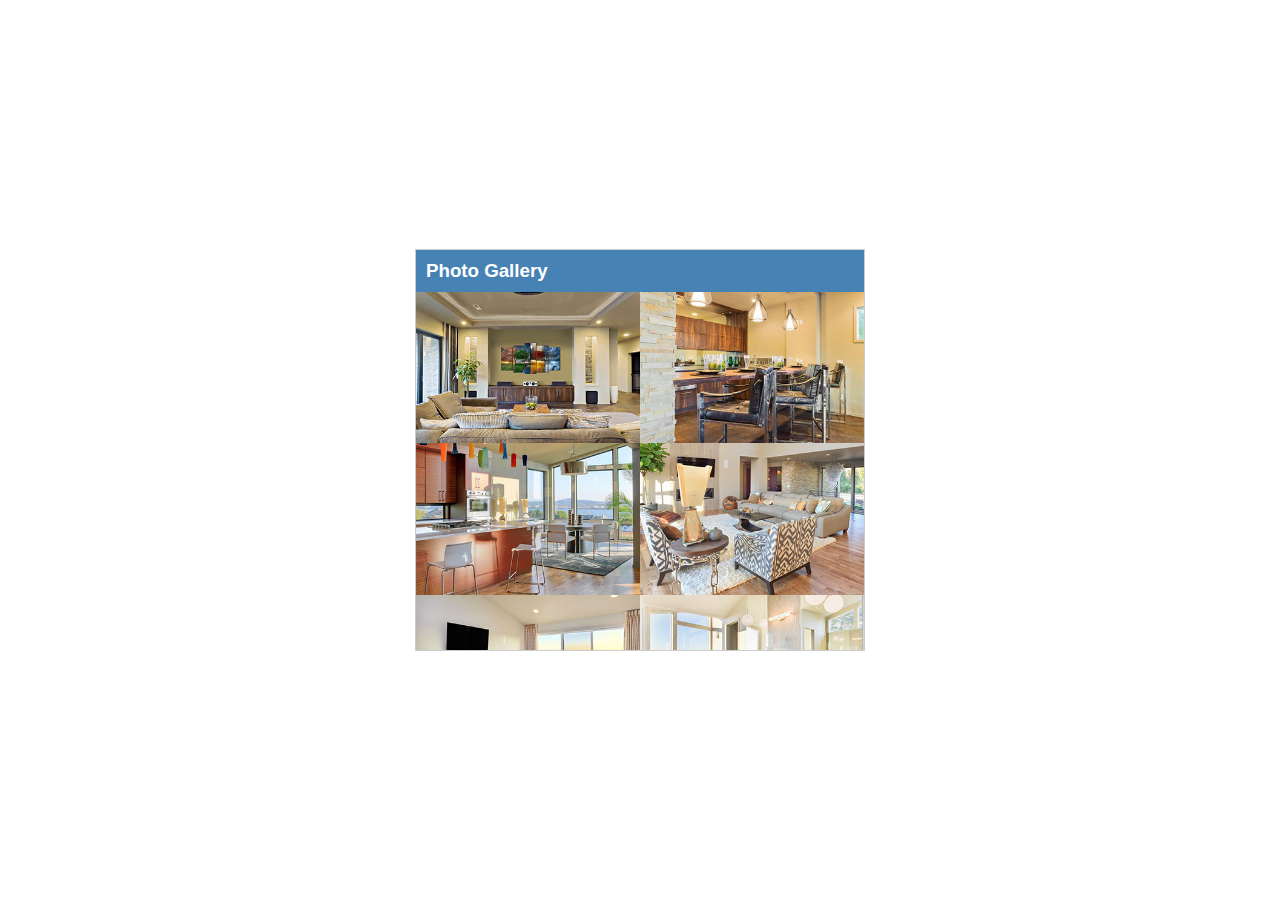
<file: l16lightboxslider/index.html>
<!DOCTYPE html>
<html>
<head>
	<title>Light Box Slider</title>
	<link href="./style.css" rel="stylesheet" type="text/css" />
</head>
<body>
	
	<div class="container">
		
		<div class="navbar">
			<h3>Photo Gallery</h3>
		</div>


		<div class="row">
			<img src="./img/image1.jpg" class="img" alt="Image 1" />
			<img src="./img/image2.jpg" class="img" alt="Image 2" />
			<img src="./img/image3.jpg" class="img" alt="Image 3" />
			<img src="./img/image4.jpg" class="img" alt="Image 4" />
			<img src="./img/image5.jpg" class="img" alt="Image 5" />
			<img src="./img/image6.jpg" class="img" alt="Image 6" />
		</div>

		<!-- Start Modal Area -->

		<div class="modal">
			
			<span class="btn-close">&times;</span>

			<div class="modal-content">
				<div class="view">
					<img src="./img/image1.jpg" alt="imgview" />
				</div>

				<div class="view">
					<img src="./img/image2.jpg" alt="imgview" />
				</div>

				<div class="view">
					<img src="./img/image3.jpg" alt="imgview" />
				</div>

				<div class="view">
					<img src="./img/image4.jpg" alt="imgview" />
				</div>

				<div class="view">
					<img src="./img/image5.jpg" alt="imgview" />
				</div>

				<div class="view">
					<img src="./img/image6.jpg" alt="imgview" />
				</div>

				<a href="javascript:void(0)" class="prev"> < </a>
				<a href="javascript:void(0)" class="next"> > </a>

				<div class="caption-container">
					<p class="counter">6 / 6</p>
					<p class="caption">sample</p>
				</div>

				<div class="row">

					<div class="col">
						<img src="./img/image1.jpg" class="noactive" onclick="currentview(1)" alt="Image 1" />
					</div>

					<div class="col">
						<img src="./img/image2.jpg" class="noactive" onclick="currentview(2)" alt="Image 2" />
					</div>

					<div class="col">
						<img src="./img/image3.jpg" class="noactive" onclick="currentview(3)" alt="Image 3" />
					</div>


					<div class="col">
						<img src="./img/image4.jpg" class="noactive" onclick="currentview(4)" alt="Image 4" />
					</div>

					<div class="col">
						<img src="./img/image5.jpg" class="noactive" onclick="currentview(5)" alt="Image 5" />
					</div>

					<div class="col">
						<img src="./img/image6.jpg" class="noactive" onclick="currentview(6)" alt="Image 6" />
					</div>

				</div>

			</div>

		</div>

		<!-- End Modal Area -->

	</div>



	<script src="./app.js" type="text/javascript"></script>
</body>
</html>
</file>
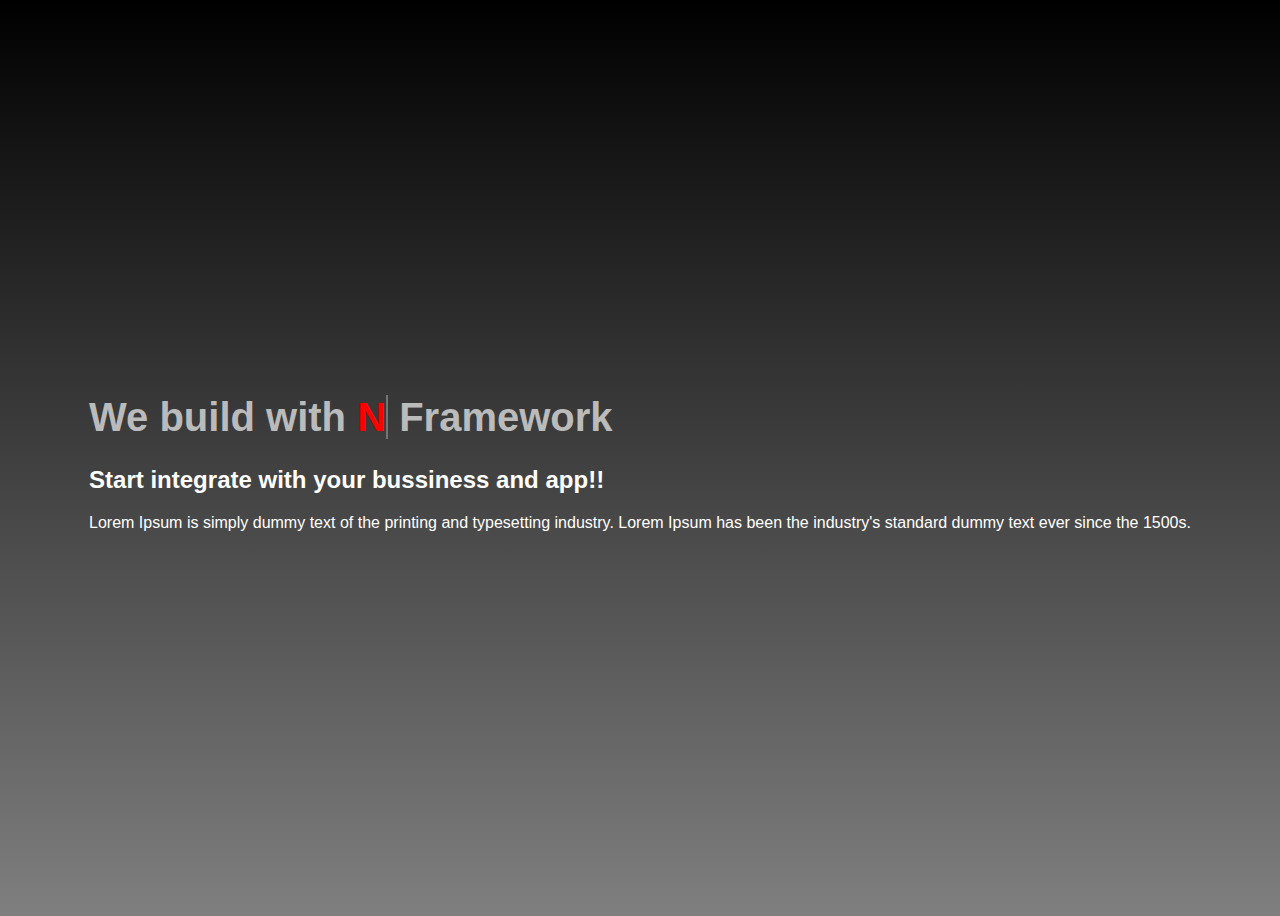
<file: l17texteffect/index.html>
<!DOCTYPE html>
<html>
<head>
	<title>Text Effect</title>
	<link href="./style.css" rel="stylesheet" type="text/css" />
</head>
<body>
	
	<div class="container">
		<h1>We build with <span class="txtani red">Nodejs</span> Framework</h1>
		<h2 class="text-light">Start integrate with your bussiness and app!!</h2>
		<p class="text-light">Lorem Ipsum is simply dummy text of the printing and typesetting industry. Lorem Ipsum has been the industry's standard dummy text ever since the 1500s.</p>
	</div>
	


	<script src="./app.js" type="text/javascript"></script>
</body>
</html>
</file>
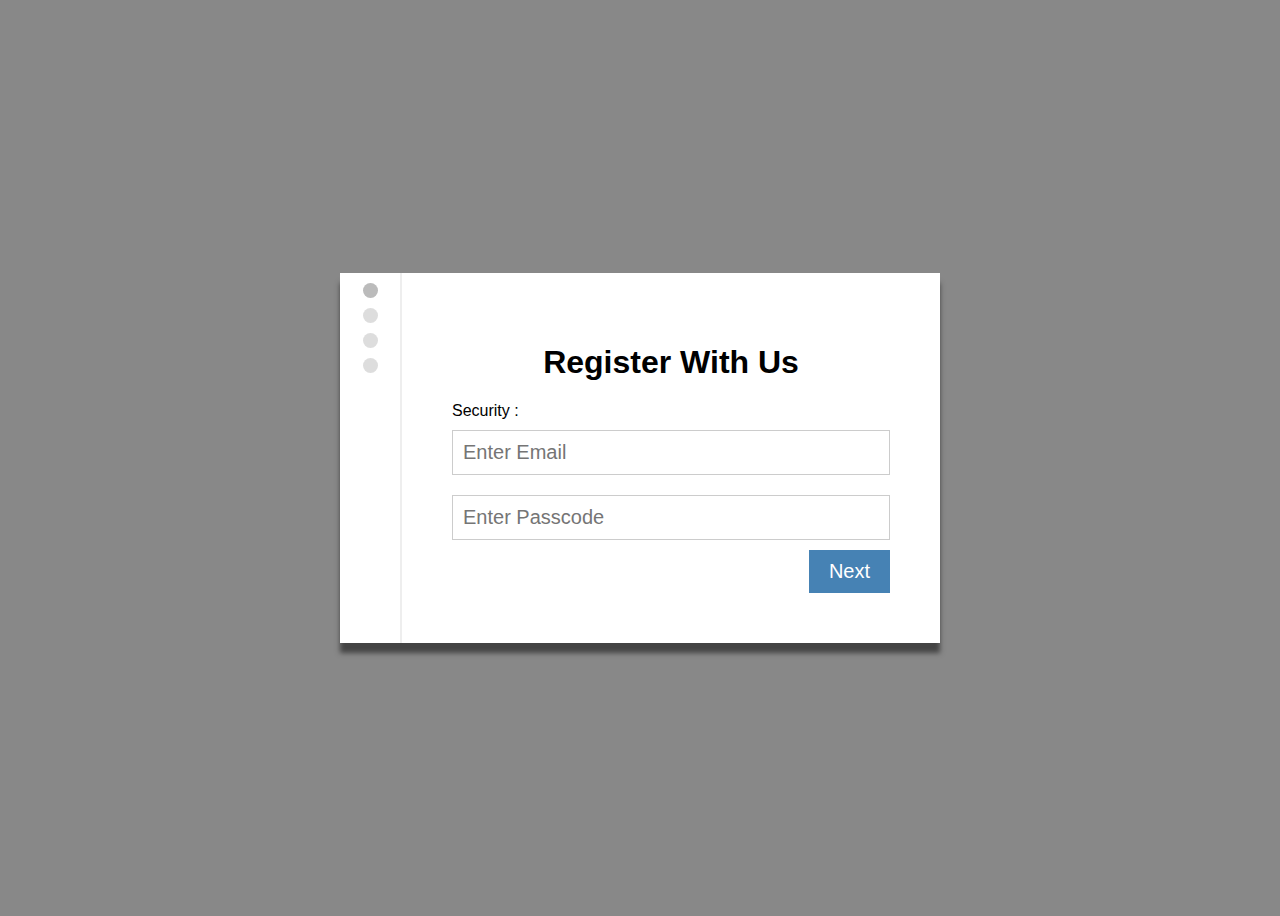
<file: l18stepformverification/index.html>
<!DOCTYPE html>
<html>
<head>
	<title>Step Form Verification</title>
	<link href="./style.css" rel="stylesheet" type="text/css" />
</head>
<body>

	<div class="container">
		
		<div id="dotbox" class="dotbox">
			<span class="dot"></span>
			<span class="dot"></span>
			<span class="dot"></span>
			<span class="dot"></span>
		</div>

		<form id="form" action="" method="">
			<h1>Register With Us</h1>

			<div class="page">
				<label for="email">Security :</label>
				<input type="email" name="email" id="email" class="form-control" placeholder="Enter Email" autocomplete="off" />
				<input type="password" name="password" id="password" class="form-control" placeholder="Enter Passcode" autocomplete="off" />
			</div>

			<div class="page">
				<label for="firstname">Personal Info :</label>
				<input type="text" name="firstname" id="firstname" class="form-control" placeholder="Enter Firstname" autocomplete="off" />
				<input type="text" name="lastname" id="lastname" class="form-control" placeholder="Enter Lastname" autocomplete="off" />
			</div>

			<div class="page">
				<label for="dob">Date Of Bath :</label>
				<input type="date" name="dob" id="dob" class="form-control" />
			</div>

			<div class="page">
				<label for="phone">Contact Info :</label>
				<input type="text" name="phone" id="phone" class="form-control" placeholder="Enter Phone Number" autocomplete="off" />
				<input type="text" name="address" id="address" class="form-control" placeholder="Enter Detail Address" autocomplete="off" />
			</div>

			<div class="d-flex">
				<button type="button" id="prevbtn" class="btn" onclick="gonow(-1)">Previous</button>
				<button type="button" id="nextbtn" class="btn" onclick="gonow(1)">Next</button>
			</div>

		</form>

		<div id="result-container">abcd</div>

	</div>

	

	<script src="./app.js" type="text/javascript"></script>
</body>
</html>
</file>
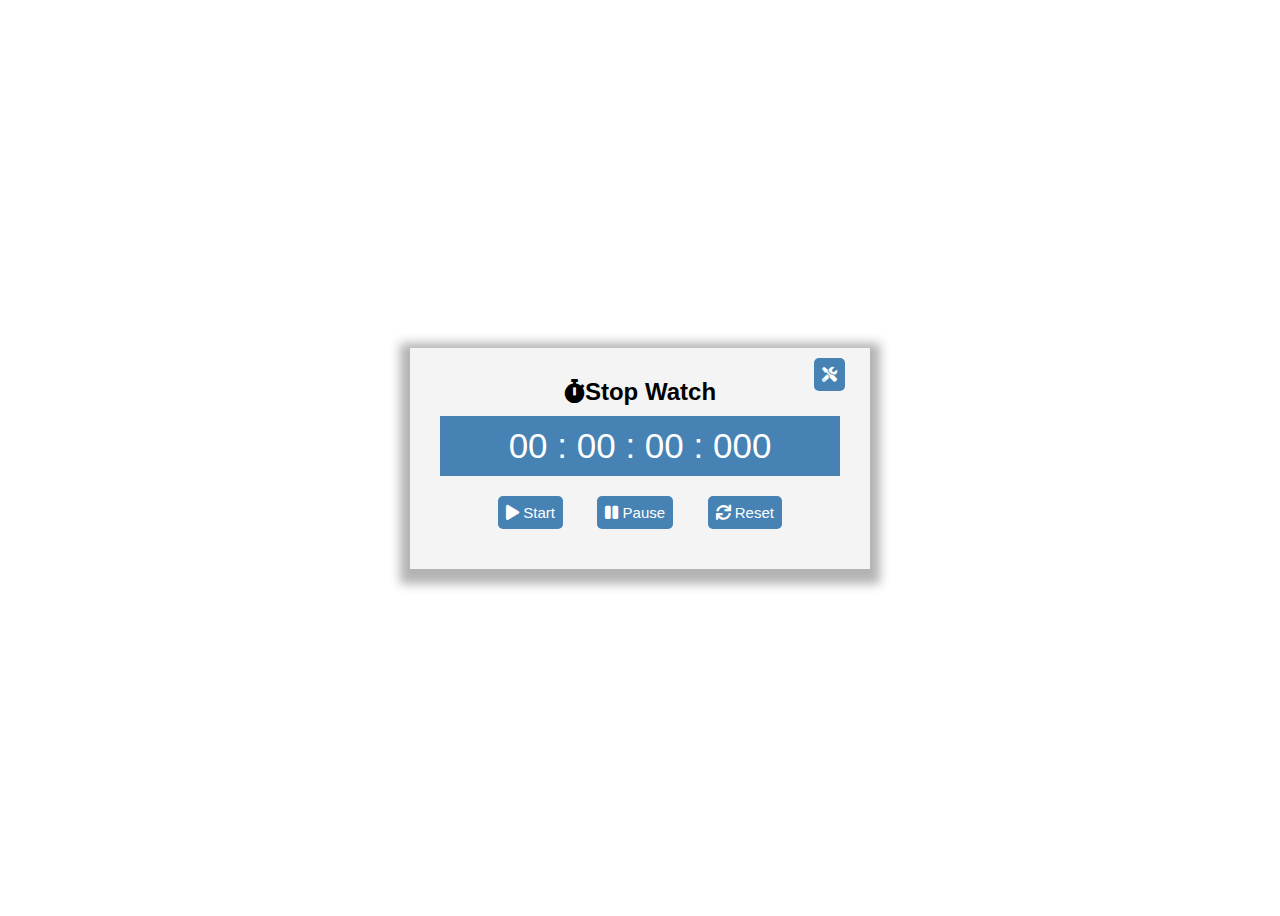
<file: l19stopwatch/index.html>
<!DOCTYPE html>
<html>
<head>
	<title>Stop Watch</title>
	<link rel="stylesheet" href="https://cdnjs.cloudflare.com/ajax/libs/font-awesome/5.15.4/css/all.min.css" integrity="sha512-1ycn6IcaQQ40/MKBW2W4Rhis/DbILU74C1vSrLJxCq57o941Ym01SwNsOMqvEBFlcgUa6xLiPY/NS5R+E6ztJQ==" crossorigin="anonymous" referrerpolicy="no-referrer" />
	<link href="./style.css" rel="stylesheet" type="text/css" />
</head>
<body>

	<div class="container">
		<h2><i class="fas fa-stopwatch"></i>Stop Watch</h2>
		<button type="button" class="btn mode-btn"><i class="fas fa-tools"></i></button>

		<div class="display">00 : 00 : 00 : 000</div>
		<div class="display"> <span id="dlpsecond">00</span>:<span id="dlpmillisec">00</span></div>

		<div class="control">

			<button type="button" class="btn start"><i class="fas fa-play"></i> Start</button>

			<button type="button" class="btn pause"><i class="fas fa-pause"></i> Pause</button>

			<button type="button" class="btn reset"><i class="fas fa-sync"></i> Reset</button>


		</div>
	</div>
	

	<script src="./app.js" type="text/javascript"></script>
</body>
</html>
</file>
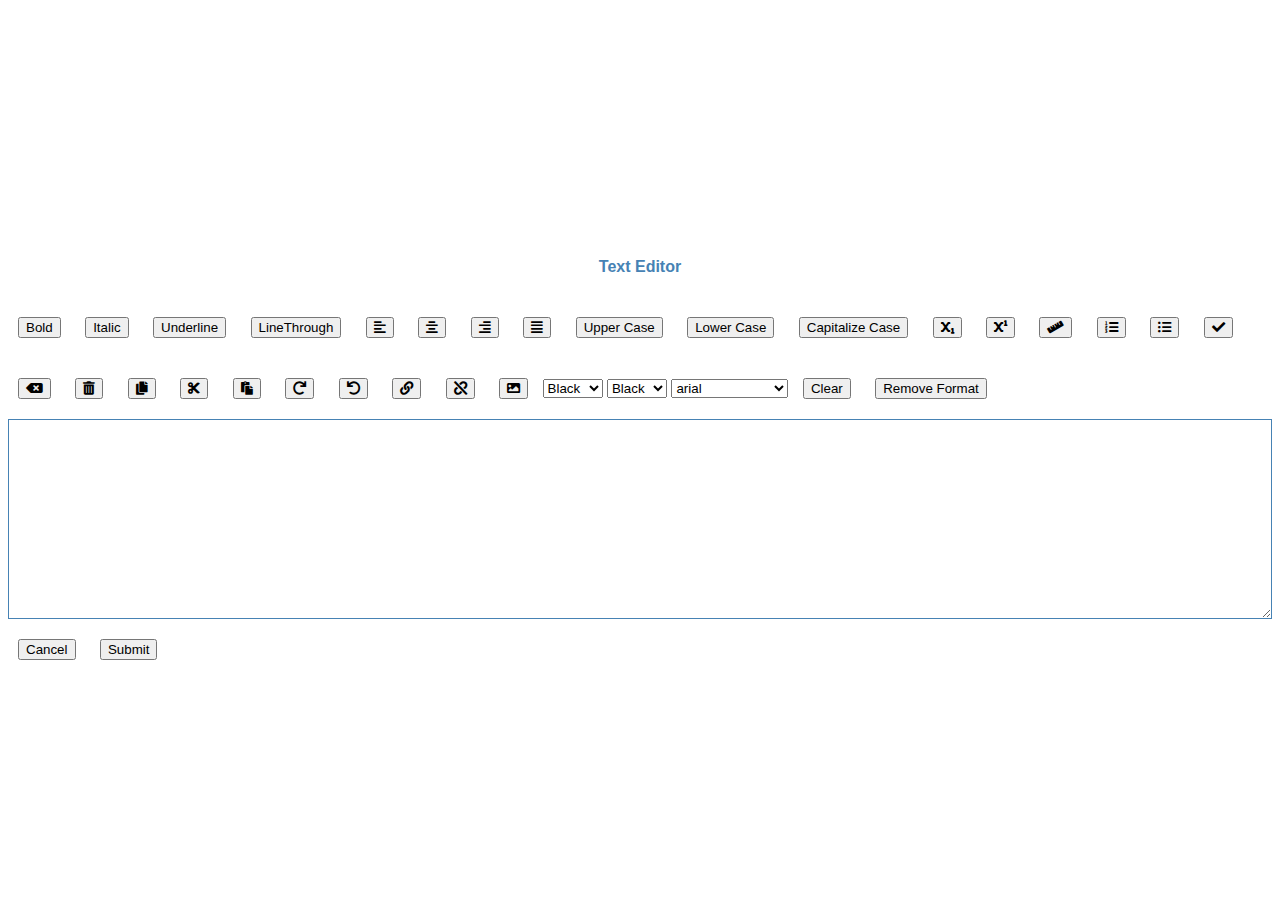
<file: l20texteditor/index.html>
<!DOCTYPE html>
<html>
<head>
	<title>Text Editor</title>

	<link rel="stylesheet" href="https://cdnjs.cloudflare.com/ajax/libs/font-awesome/5.15.4/css/all.min.css" integrity="sha512-1ycn6IcaQQ40/MKBW2W4Rhis/DbILU74C1vSrLJxCq57o941Ym01SwNsOMqvEBFlcgUa6xLiPY/NS5R+E6ztJQ==" crossorigin="anonymous" referrerpolicy="no-referrer" />

	<link href="https://cdn.jsdelivr.net/npm/bootstrap@5.2.2/dist/css/bootstrap.min.css" rel="stylesheet" integrity="sha384-Zenh87qX5JnK2Jl0vWa8Ck2rdkQ2Bzep5IDxbcnCeuOxjzrPF/et3URy9Bv1WTRi" crossorigin="anonymous">


	<link href="./style.css" rel="stylesheet" type="text/css" />
</head>
<body>

	<div class="container border p-5">
		<h4>Text Editor</h4>

		<div class="row">
			<div class="col-md-12">
				<button type="button" class="btn btn-outline-secondary rounded-0" title="Bold Text" data-command="bold">Bold</button>
				<button type="button" class="btn btn-outline-secondary rounded-0" title="Italic Text" data-command="italic">Italic</button>
				<button type="button" class="btn btn-outline-secondary rounded-0" title="Underline Text" data-command="underline">Underline</button>
				<button type="button" class="btn btn-outline-secondary rounded-0" title="lineThrough" data-command="strikeThrough">LineThrough</button>

				<button type="button" class="btn btn-outline-secondary rounded-0" title="Left Align" data-command="justifyLeft"><i class="fas fa-align-left"></i></button>
				<button type="button" class="btn btn-outline-secondary rounded-0" title="Center Align" data-command="justifyCenter"><i class="fas fa-align-center"></i></button>
				<button type="button" class="btn btn-outline-secondary rounded-0" title="Right Align" data-command="justifyRight"><i class="fas fa-align-right"></i></button>
				<button type="button" class="btn btn-outline-secondary rounded-0" title="Justify Align" data-command="justifyFull"><i class="fas fa-align-justify"></i></button>

				<button type="button" class="btn btn-outline-secondary rounded-0" onclick="upcasefun()" title="Uppercase Text">Upper Case</button>
				<button type="button" class="btn btn-outline-secondary rounded-0" onclick="lwcasefun()" title="Lowercase Text">Lower Case</button>
				<button type="button" class="btn btn-outline-secondary rounded-0" onclick="capcasefun()" title="Capitalize Text">Capitalize Case</button>

				<button type="button" class="btn btn-outline-secondary rounded-0" title="subscript" data-command="subscript"><i class="fas fa-subscript"></i></button>
				<button type="button" class="btn btn-outline-secondary rounded-0" title="superscript" data-command="superscript"><i class="fas fa-superscript"></i></button>

				<button type="button" class="btn btn-outline-secondary rounded-0" title="Horizontal Ruler" data-command="insertHorizontalRule"><i class="fas fa-ruler"></i></button>

				<button type="button" class="btn btn-outline-secondary rounded-0" title="Order List" data-command="insertOrderedList"><i class="fas fa-list-ol"></i></button>
				<button type="button" class="btn btn-outline-secondary rounded-0" title="Unorder List" data-command="insertUnorderedList"><i class="fas fa-list-ul"></i></button>

				<button type="button" class="btn btn-outline-secondary rounded-0" title="Select All" data-command="selectAll"><i class="fas fa-check"></i></button>

				<button type="button" class="btn btn-outline-secondary rounded-0" title="Backspace" data-command="delete"><i class="fas fa-backspace"></i></button>
				<button type="button" class="btn btn-outline-secondary rounded-0" title="Forward Delete" data-command="forwardDelete"><i class="fas fa-trash-alt"></i></button>

				<button type="button" class="btn btn-outline-secondary rounded-0" title="Copy" data-command="copy"><i class="fas fa-copy"></i></button>
				<button type="button" class="btn btn-outline-secondary rounded-0" title="Cut" data-command="cut"><i class="fas fa-cut"></i></button>
				<button type="button" class="btn btn-outline-secondary rounded-0" title="Paste" data-command="paste"><i class="fas fa-paste"></i></button>


				<button type="button" class="btn btn-outline-secondary rounded-0" title="Redo" data-command="redo"><i class="fas fa-redo"></i></button>
				<button type="button" class="btn btn-outline-secondary rounded-0" title="Undo" data-command="undo"><i class="fas fa-undo"></i></button>

				<button type="button" class="btn btn-outline-secondary rounded-0" title="Link" data-command="createLink"><i class="fas fa-link"></i></button>
				<button type="button" class="btn btn-outline-secondary rounded-0" title="Unlink" data-command="unlink"><i class="fas fa-unlink"></i></button>

				<button type="button" class="btn btn-outline-secondary rounded-0" title="Image" data-command="insertImage"><i class="fas fa-image"></i></button>

				<select name="txtcolor" id="txtcolor" class="btn btn-outline-secondary rounded-0" data-command="foreColor">
					<option value="black">Black</option>
					<option value="white">White</option>
					<option value="red">Red</option>
					<option value="green">Green</option>
					<option value="blue">Blue</option>
				</select>

				<select name="bgcolor" id="bgcolor" class="btn btn-outline-secondary rounded-0" data-command="backColor">
					<option value="black">Black</option>
					<option value="red">Red</option>
					<option value="green">Green</option>
					<option value="blue">Blue</option>
				</select>

				<select name="fntname" id="fntname" class="btn btn-outline-secondary rounded-0" data-command="fontName">
					<option value="arial">arial</option>
					<option value="century">century</option>
					<option value="sans-serif">sans-serif</option>
					<option value="time new romen">time new romen</option>
				</select>


				<button type="button" class="btn btn-outline-secondary rounded-0" title="Clear Text" data-command="cleartext">Clear</button>
				<button type="button" class="btn btn-outline-secondary rounded-0" title="Clear Text" data-command="removeFormat">Remove Format</button>

			</div>
		</div>

		<div class="row">
			<div class="col-md-12">
				<form action="" method="">

					<div class="form-group">
						
						<!-- <textarea name="arti" id="textarea" class="form-control shadow" placeholder="Write Something ..." rows="15"></textarea> -->

						<!-- <div id="divarea" class="divarea" contenteditable="true" spellcheck="false"></div> -->

						<div id="divarea" class="divarea"></div>

					</div>

					<div class="text-end">
						<button type="button" class="btn btn-secondary">Cancel</button>
						<button type="submit" class="btn btn-secondary">Submit</button>
					</div>

				</form>
			</div>
		</div>

	</div>

	


	<script src="https://cdn.jsdelivr.net/npm/bootstrap@5.2.2/dist/js/bootstrap.bundle.min.js" integrity="sha384-OERcA2EqjJCMA+/3y+gxIOqMEjwtxJY7qPCqsdltbNJuaOe923+mo//f6V8Qbsw3" crossorigin="anonymous"></script>

	<script src="./app.js" type="text/javascript"></script>
</body>
</html>
</file>
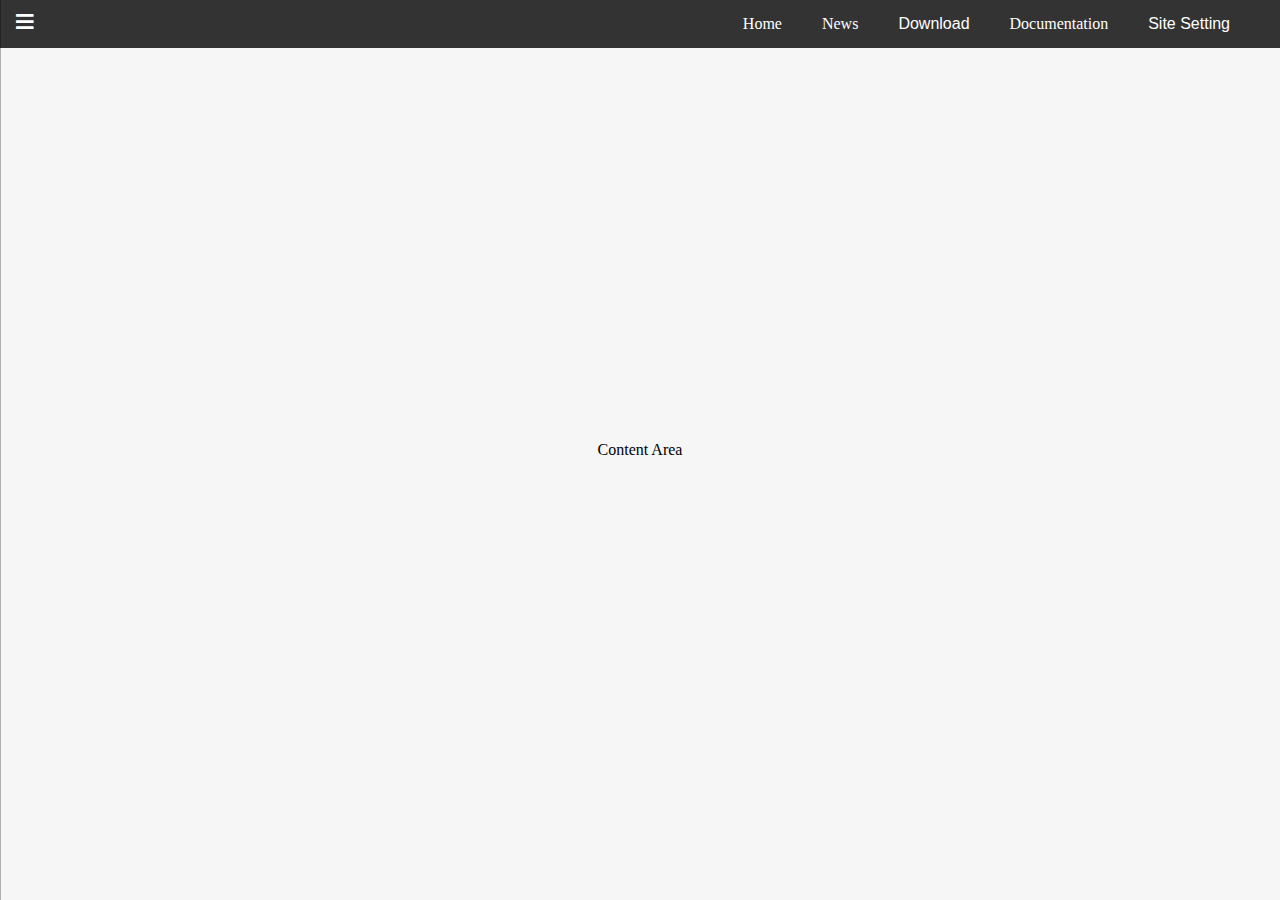
<file: l22sidebar/index.html>
<!DOCTYPE html>
<html>
<head>
	<title>Side Bar</title>
	<link rel="stylesheet" href="https://cdnjs.cloudflare.com/ajax/libs/font-awesome/5.15.4/css/all.min.css" integrity="sha512-1ycn6IcaQQ40/MKBW2W4Rhis/DbILU74C1vSrLJxCq57o941Ym01SwNsOMqvEBFlcgUa6xLiPY/NS5R+E6ztJQ==" crossorigin="anonymous" referrerpolicy="no-referrer" />
	<link href="./style.css" rel="stylesheet" type="text/css" />
</head>
<body>

	<nav class="navbar">
		<a href="javascript:void(0);">Home</a>
		<a href="javascript:void(0);">News</a>
		<div class="dropdown">
			<button type="button" class="dropdown-toggle">Download</button>

			<div class="dropdown-menu">
				<a href="javascript:void(0);" class="dropdown-item">PDF</a>
				<a href="javascript:void(0);" class="dropdown-item">Audio</a>
				<a href="javascript:void(0);" class="dropdown-item">Video</a>
			</div>

		</div>

		<a href="javascript:void(0);">Documentation</a>

		<div class="dropdown">
			<button type="button" class="dropdown-toggle">Site Setting</button>

			<div class="dropdown-menu-mega">
				
				<div class="header">
					<h2>Mega Menu</h2>
				</div>

				<div class="row">
					
					<div class="col-4">
						<h4>Connection</h4>
						<a href="javascript:void(0);">API Request</a>
						<a href="javascript:void(0);">Private Token</a>
						<a href="javascript:void(0);">AWS Hosting</a>
					</div>

					<div class="col-4">
						<h4>Resource</h4>
						<a href="javascript:void(0);">Github</a>
						<a href="javascript:void(0);">Gitlab</a>
						<a href="javascript:void(0);">BitBucket</a>
					</div>

					<div class="col-4">
						<h4>Settings</h4>
						<a href="javascript:void(0);">View Profile</a>
						<a href="javascript:void(0);">Change Profile</a>
						<a href="javascript:void(0);">Logout</a>
					</div>

				</div>

			</div>

		</div>

	</nav>


	<button type="button" class="nav-btn open-btn">
		<i class="fas fa-bars"></i>
	</button>


	<div class="nav nav-bg">
		
		<button type="button" class="nav-btn close-btn"><i class="fas fa-times"></i></button>

		<img src="./avatar.png" id="logo" class="logo" alt="avatar">

		<ul class="list-group">
			
			<li><a href="javascript:void(0)" class="list-group-item">Dashboard</a></li>
			<li><a href="javascript:void(0)" class="list-group-item">Sales</a></li>
			<li><a href="javascript:void(0)" class="list-group-item">Orders</a></li>
			<li>
				<ul>
					<li><a href="javascript:void(0)" class="list-group-item">Sales Report</a></li>
					<li><a href="javascript:void(0)" class="list-group-item">Return Report</a></li>
					<li><a href="javascript:void(0)" class="list-group-item">Purchase Report</a></li>
				</ul>
			</li>
			<li><a href="javascript:void(0)" class="list-group-item">User Manage</a></li>

		</ul>

	</div>


	<div class="content">
		<p>Content Area</p>
	</div>


	

	<script src="./app.js" type="text/javascript"></script>
</body>
</html>
</file>
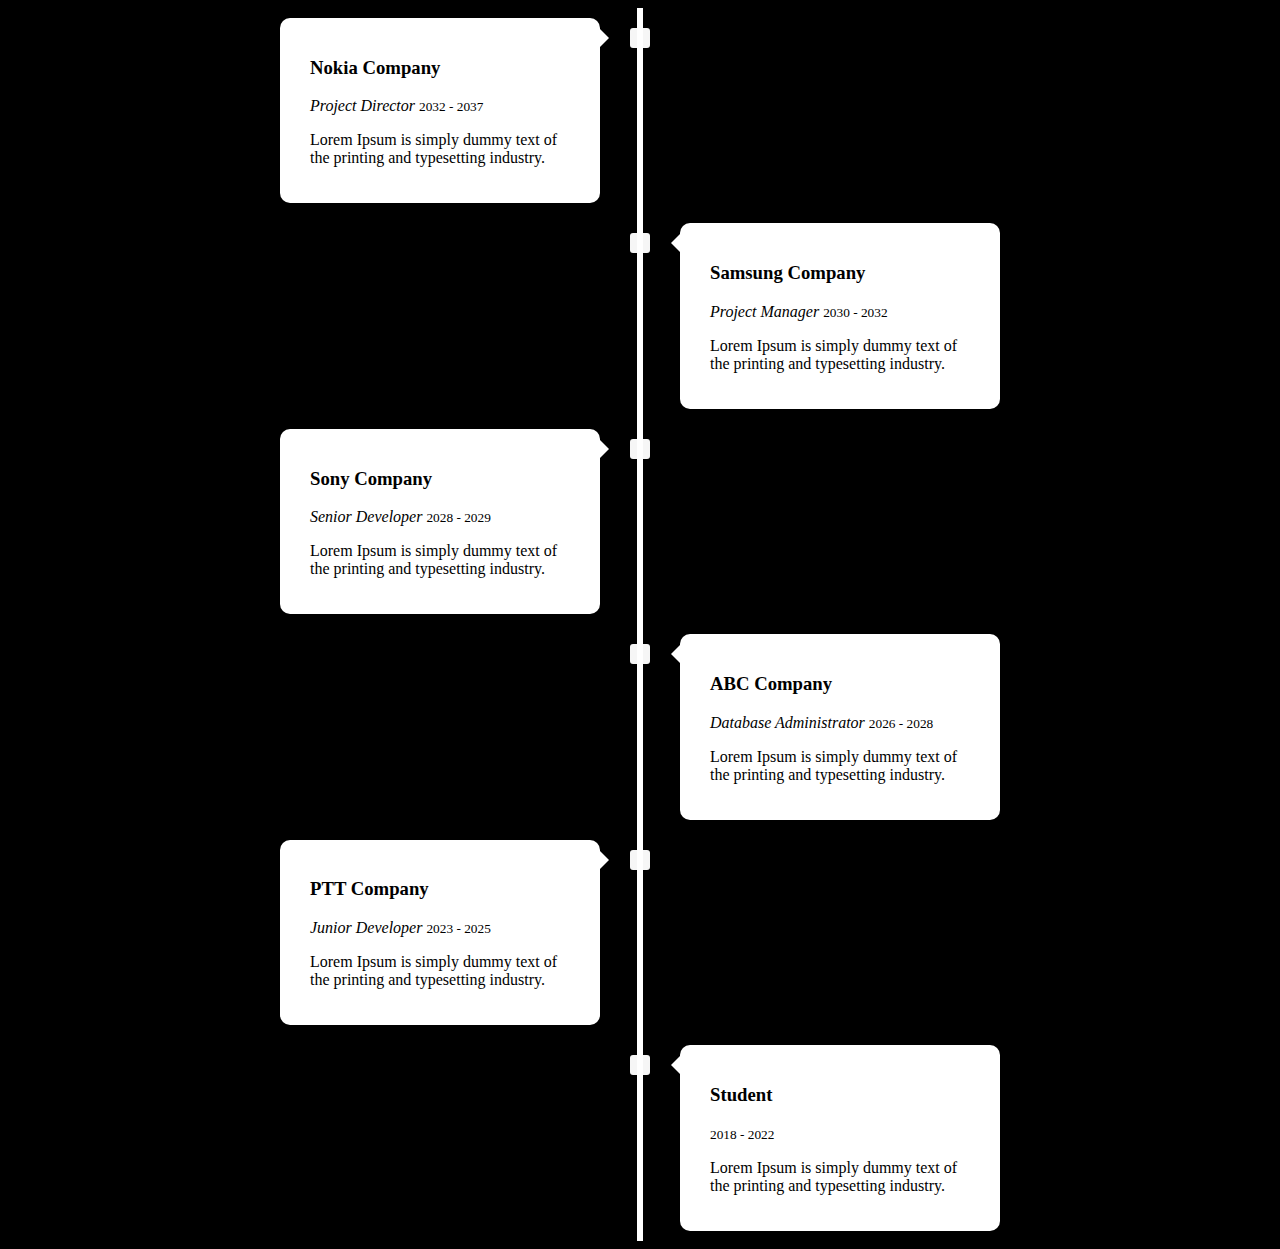
<file: l23timelime/index.html>
<!DOCTYPE html>
<html>
<head>
	<title>Timeline</title>
	<link href="./style.css" rel="stylesheet" type="text/css" />
</head>
<body>

	<div class="timeline">
		
		<div class="boxes left">
			<div class="content">
				<h3>Nokia Company</h3>
				<i>Project Director</i>
				<small>2032 - 2037</small>
				<p>Lorem Ipsum is simply dummy text of the printing and typesetting industry.</p>
			</div>
		</div>

		<div class="boxes right">
			<div class="content">
				<h3>Samsung Company</h3>
				<i>Project Manager</i>
				<small>2030 - 2032</small>
				<p>Lorem Ipsum is simply dummy text of the printing and typesetting industry.</p>
			</div>
		</div>

		<div class="boxes left">
			<div class="content">
				<h3>Sony Company</h3>
				<i>Senior Developer</i>
				<small>2028 - 2029</small>
				<p>Lorem Ipsum is simply dummy text of the printing and typesetting industry.</p>
			</div>
		</div>

		<div class="boxes right">
			<div class="content">
				<h3>ABC Company</h3>
				<i>Database Administrator</i>
				<small>2026 - 2028</small>
				<p>Lorem Ipsum is simply dummy text of the printing and typesetting industry.</p>
			</div>
		</div>

		<div class="boxes left">
			<div class="content">
				<h3>PTT Company</h3>
				<i>Junior Developer</i>
				<small>2023 - 2025</small>
				<p>Lorem Ipsum is simply dummy text of the printing and typesetting industry.</p>
			</div>
		</div>

		<div class="boxes right">
			<div class="content">
				<h3>Student</h3>
				<small>2018 - 2022</small>
				<p>Lorem Ipsum is simply dummy text of the printing and typesetting industry.</p>
			</div>
		</div>

	</div>



	<script src="./app.js" type="text/javascript"></script>
</body>
</html>
</file>
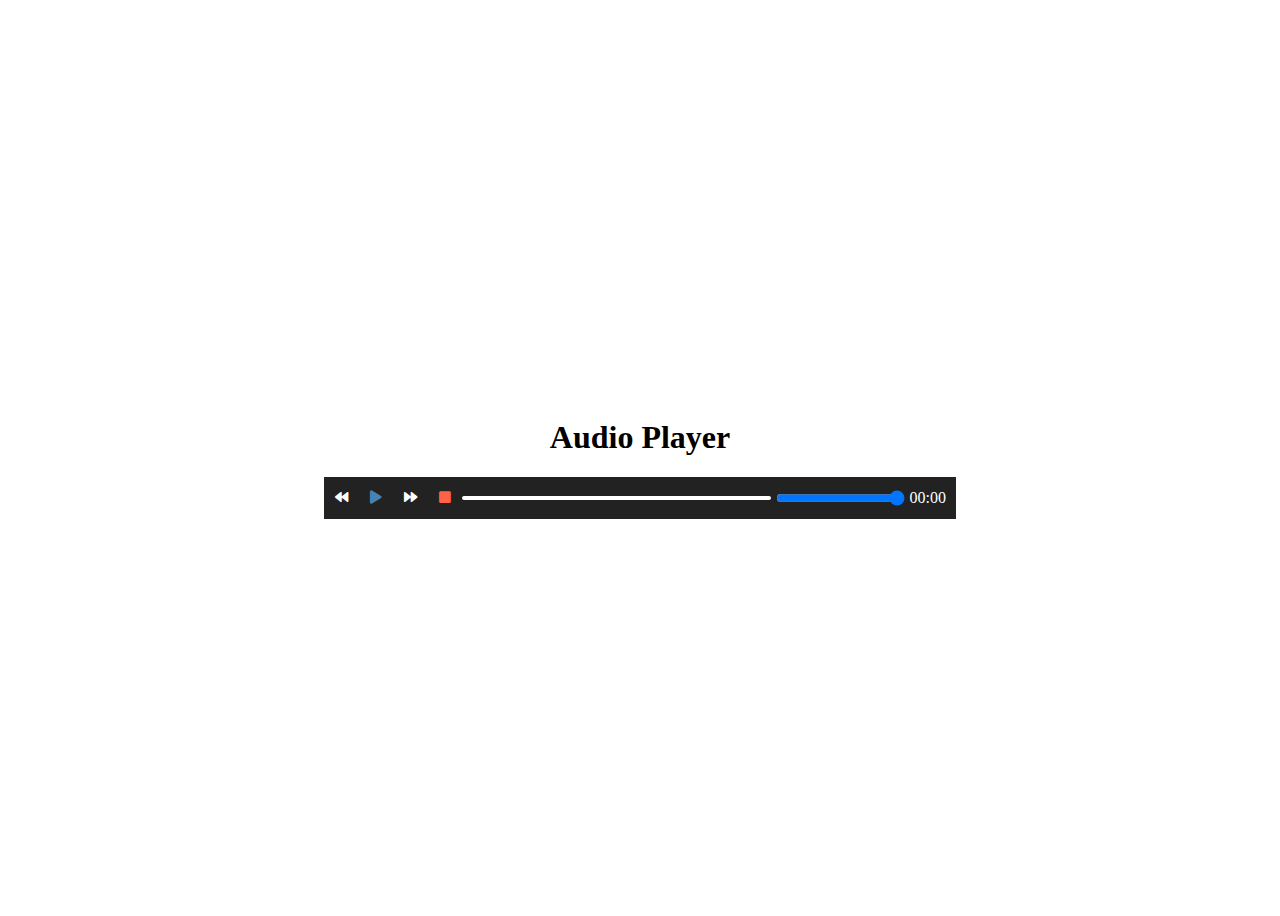
<file: l25audioplayer/index.html>
<!DOCTYPE html>
<html>
<head>
	<title>Audio PLayer</title>
	<link rel="stylesheet" href="https://cdnjs.cloudflare.com/ajax/libs/font-awesome/5.15.4/css/all.min.css" integrity="sha512-1ycn6IcaQQ40/MKBW2W4Rhis/DbILU74C1vSrLJxCq57o941Ym01SwNsOMqvEBFlcgUa6xLiPY/NS5R+E6ztJQ==" crossorigin="anonymous" referrerpolicy="no-referrer" />
	<link href="./style.css" rel="stylesheet" type="text/css" />
</head>
<body>

	<div class="container">
		
		<h1>Audio Player</h1>

		<audio src="./source/sample1.mp3" id="audioscreen" class="audioscreen"></audio>

		<div class="controls">
			<button type="button" id="prev" class="ctrl-btn">
				<i class="fas fa-backward"></i>
			</button>

			<button type="button" id="play" class="ctrl-btn">
				<i class="fas fa-play"></i>
			</button>

			<button type="button" id="next" class="ctrl-btn">
				<i class="fas fa-forward"></i>
			</button>

			<button type="button" id="stop" class="ctrl-btn">
				<i class="fas fa-stop"></i>
			</button>

			<div id="progress-container" class="progress-container">
				<div id="progress" class="progress"></div>
			</div>

			<input type="range" name="volumeprogress" id="volumeprogress" class="volumeprogress" min="0" max="100" value="100" />

			<span id="displaytime" class="displaytime">00:00</span>
		</div>

	</div>
	


	<script src="./app.js" type="text/javascript"></script>
</body>
</html>
</file>
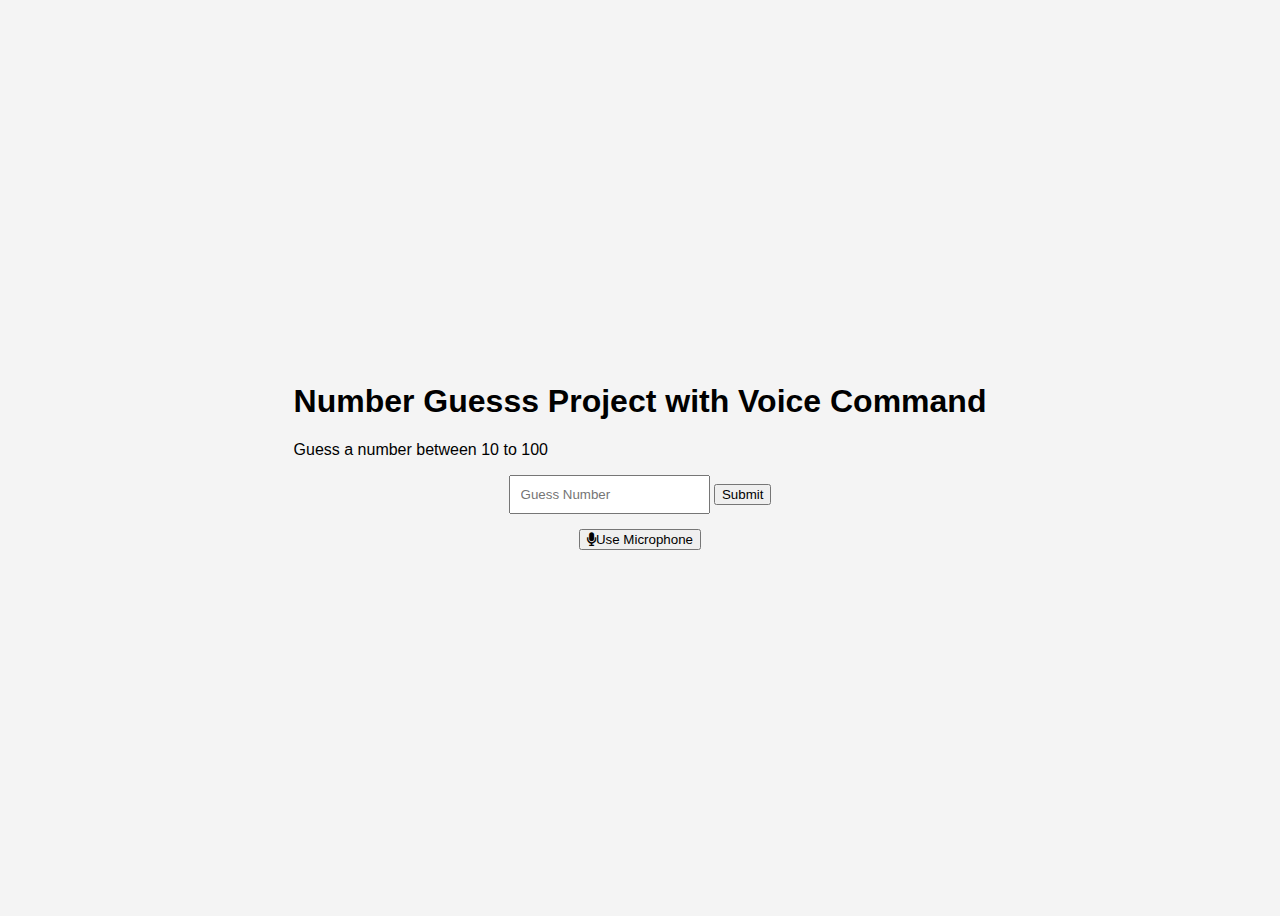
<file: l26numberguesswithvoicecommand/index.html>
<!DOCTYPE html>
<html>
<head>
	<title>Number Guess with Voice Command</title>
	<link rel="stylesheet" href="https://cdnjs.cloudflare.com/ajax/libs/font-awesome/5.15.4/css/all.min.css" integrity="sha512-1ycn6IcaQQ40/MKBW2W4Rhis/DbILU74C1vSrLJxCq57o941Ym01SwNsOMqvEBFlcgUa6xLiPY/NS5R+E6ztJQ==" crossorigin="anonymous" referrerpolicy="no-referrer" />
	<link href="./style.css" rel="stylesheet" type="text/css" />
</head>
<body>

	<div class="container">
		<h1>Number Guesss Project with Voice Command</h1>
		<p>Guess a number between <span class="minnumber">0</span> to <span class="maxnumber">5</span></p>
	</div>

	<div id="game-container">
		<input type="number" name="guessnumber" id="guessnumber" class="form-control" placeholder="Guess Number" />
		<input type="submit" id="btn" class="btn" />
		<span class="message1"></span>
		<span class="message2"></span>
	</div>

	<button type="button" id="mic-btn" class="mic-btn"><i class="fas fa-microphone"></i>Use Microphone</button>

	<div id="voice-container">
		<!-- <span class="voicemessage">Did you say !!!</span> -->
	</div>
	

	<script src="./app.js" type="text/javascript"></script>
</body>
</html>
</file>
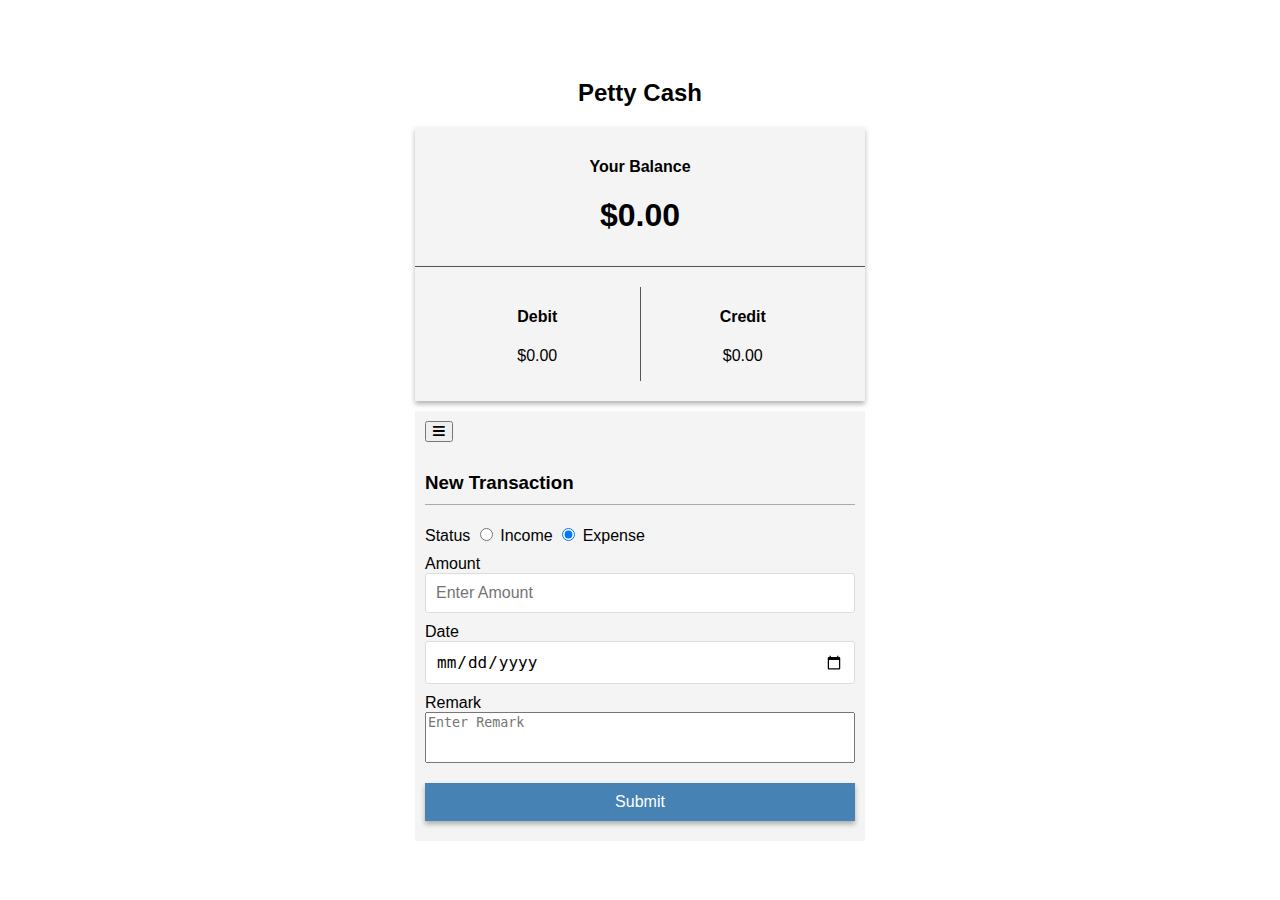
<file: l27nanofinance/index.html>
<!DOCTYPE html>
<html>
<head>
	<title>Nano Finace</title>
	<link rel="stylesheet" href="https://cdnjs.cloudflare.com/ajax/libs/font-awesome/5.15.4/css/all.min.css" integrity="sha512-1ycn6IcaQQ40/MKBW2W4Rhis/DbILU74C1vSrLJxCq57o941Ym01SwNsOMqvEBFlcgUa6xLiPY/NS5R+E6ztJQ==" crossorigin="anonymous" referrerpolicy="no-referrer" />
	<link href="./style.css" rel="stylesheet" type="text/css" />
</head>
<body>

	<div class="container">
		
		<h2>Petty Cash</h2>
		<div class="balance-box">
			<h4>Your Balance</h4>
			<h1><span>$</span><span id="balance">0.00</span></h1>
		</div>
		<div class="expense-box">
			<div>
				<h4>Debit</h4>
				<p><span>$</span><span id="money-deb" class="money deb">0.00</span></p>
			</div>
			<div>
				<h4>Credit</h4>
				<p><span>$</span><span id="money-crd" class="money crd">0.00</span></p>
			</div>
		</div>

		<div class="tran-container">
			<form id="form" action="" method="">

				<button type="button" id="open-btn" class="open-btn"><i class="fas fa-bars"></i></button>

				<h3>New Transaction</h3>

				<div class="form-group">
					<label>Status</label>
					<input type="radio" name="transtatus" id="transtatusdeb" class="form-check-input" value="debit" />
					<label for="transtatusdeb">Income</label>
					<input type="radio" name="transtatus" id="transtatuscrd" class="form-check-input" value="credit" checked />
					<label for="transtatuscrd">Expense</label>
				</div>

				<div class="form-group">
					<label from="amount">Amount</label>
					<input type="text" name="amount" id="amount" class="form-control" placeholder="Enter Amount" />
				</div>

				<div class="form-group">
					<label for="date">Date</label>
					<input type="date" name="date" id="date" class="form-control" />
				</div>

				<div class="form-group">
					<label for="remark">Remark</label>
					<textarea name="remark" id="remark" class="form-control" placeholder="Enter Remark" rows="3"></textarea>
				</div>

				<button type="submit" id="btn" class="btn">Submit</button>


			</form>

			<div class="history-box">
				<h3>History</h3>
				<div class="history-list">
					<ul id="list-group" class="list-group">
						<!-- <li class="list-group-item inc">Cash <span>+1000</span><span>2023-01-25</span><button type="button" class="delete-btn">&times;</button></li>
						<li class="list-group-item dec">Pen <span>-500</span><span>2023-01-25</span><button type="button" class="delete-btn">&times;</button></li>
						<li class="list-group-item dec">Book <span>-700</span><span>2023-01-25</span><button type="button" class="delete-btn">&times;</button></li>
						<li class="list-group-item dec">Water <span>-300</span><span>2023-01-25</span><button type="button" class="delete-btn">&times;</button></li> -->
					</ul>
				</div>
			</div>

		</div>

	</div>

	

	<script src="./app.js" type="text/javascript"></script>
</body>
</html>


<!-- 1DB -->
</file>
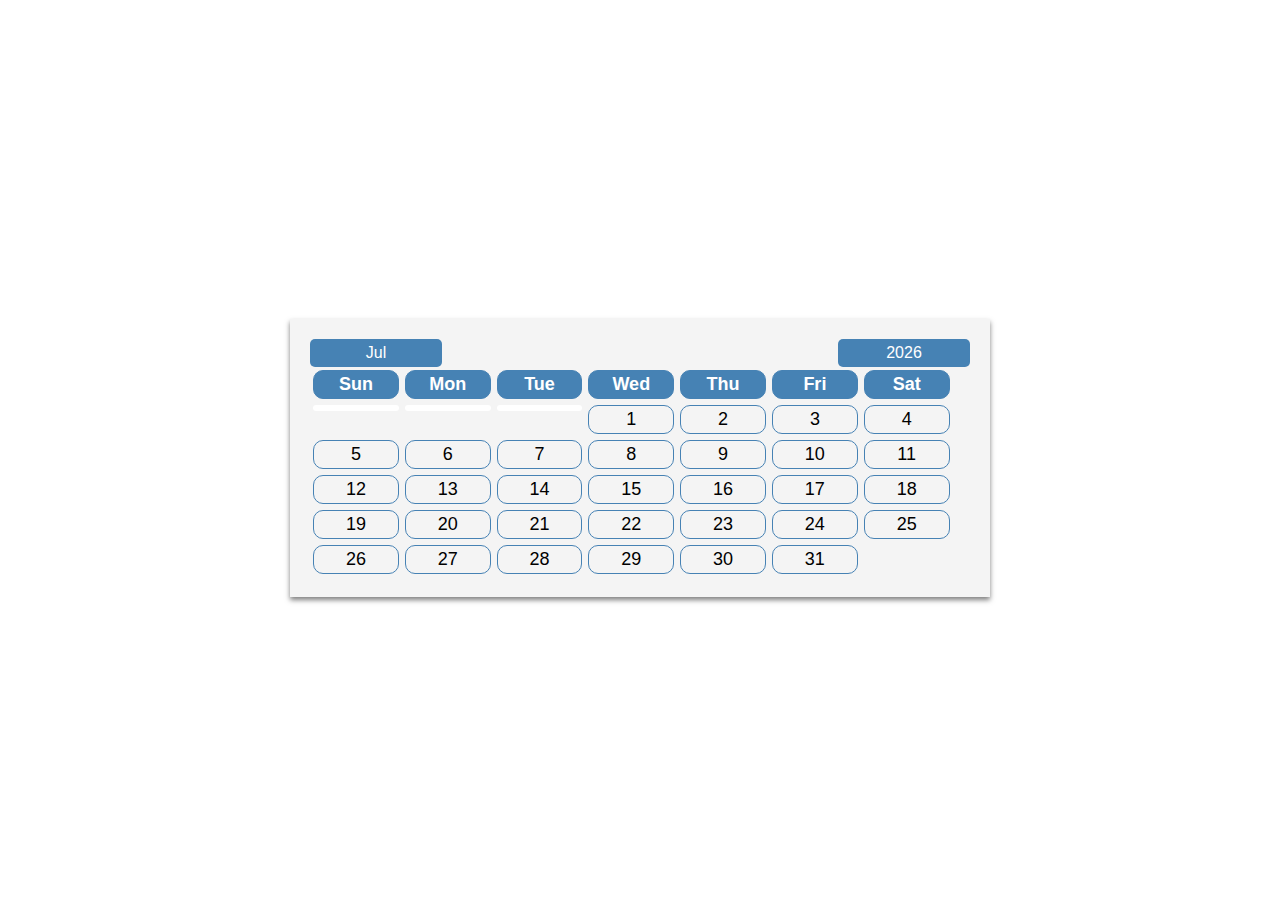
<file: l28calendar/index.html>
<!DOCTYPE html>
<html>
<head>
	<title>Calendar</title>
	<link rel="stylesheet" href="https://cdnjs.cloudflare.com/ajax/libs/font-awesome/5.15.4/css/all.min.css" integrity="sha512-1ycn6IcaQQ40/MKBW2W4Rhis/DbILU74C1vSrLJxCq57o941Ym01SwNsOMqvEBFlcgUa6xLiPY/NS5R+E6ztJQ==" crossorigin="anonymous" referrerpolicy="no-referrer" />
	<link href="./style.css" rel="stylesheet" type="text/css" />
</head>
<body>
	
	<div class="container">

		<div class="btn month-btn" onclick="$('#months').toggle()">
			<span id="curmonth">Month</span>
			<div id="months" class="months dropdown">
				<!-- <div class="dropdown-item">Jan</div>
				<div class="dropdown-item">Feb</div>
				<div class="dropdown-item">Mar</div>
				<div class="dropdown-item">Apr</div>
				<div class="dropdown-item">May</div> -->
			</div>
		</div>

		<div class="btn year-btn">
			<span id="curyear">Year</span>
			<div id="years" class="years dropdown">
				<!-- <div class="dropdown-item">2000</div>
				<div class="dropdown-item">2001</div>
				<div class="dropdown-item">2002</div>
				<div class="dropdown-item">2003</div>
				<div class="dropdown-item">2004</div> -->
			</div>
		</div>

		<div class="clear"></div>
		
		<div class="caldates">

			<div class="days">
				<label class="day dayname">Sun</label>
				<label class="day dayname">Mon</label>
				<label class="day dayname">Tue</label>
				<label class="day dayname">Wed</label>
				<label class="day dayname">Thu</label>
				<label class="day dayname">Fri</label>
				<label class="day dayname">Sat</label>

				<div class="clear"></div>

			</div>

			<div id="caldays" class="caldays days">
				<div id="" class="day">1</div>
				<div id="" class="day">2</div>
				<div id="" class="day">3</div>
				<div id="" class="day">4</div>
				<div id="" class="day">5</div>
				<div id="" class="day">6</div>
				<div id="" class="day">7</div>
				<div id="" class="day">8</div>
				<div id="" class="day">9</div>
				<div id="" class="day">10</div>
				<div id="" class="day">11</div>
				<div id="" class="day">12</div>
				<div id="" class="day">13</div>
				<div id="" class="day">14</div>
				<div id="" class="day">15</div>
			</div>
			
		</div>

	</div>


	<script src="https://code.jquery.com/jquery-3.6.3.min.js"></script>
	<script src="./app.js" type="text/javascript"></script>
</body>
</html>
</file>
<file: l16lightboxslider/style.css>
body{
	font-family: sans-serif;
	height: 100vh;

	display: grid;
	place-items: center;

	padding: 0;
	margin: 0;
}

.container{
	width: 35%;
	height: 400px;
	border: 1px solid #ccc;

	position: relative;

	overflow-y: scroll;
}

.navbar{
	background-color: steelblue;
	color: #fff;

	position: sticky;
	left: 0;
	top: 0;

	padding: 10px;

	z-index: 1;
}

.navbar h3{
	padding: 0;
	margin: 0;
}

.row{
	display: flex;
	flex-wrap: wrap;
}
.row .img{
	width: 50%;
	cursor: pointer;

	transition: opacity .3s;
}


.row .img:hover{
	opacity: .7;
}

.modal{
	width: 100%;
	height: 100%;
	background-color: #000;

	position: fixed;
	left: 0;
	top: 0;

	padding-top: 100px;

	z-index: 2;

	display: none;
}

.modal-content{
	width: 40%;
	/*background-color: #f4f4f4;*/

	margin: auto;

	position: relative;
}

.btn-close{
	color: #aaa;
	font-size: 40px;
	font-weight: bold;

	position: fixed;
	right: 30px;
	top: 10px;

	cursor: pointer;


	transition: color .3s;
}
.btn-close:hover{
	color: #ddd;
}

.modal-content .view img{
	width: 100%;
	object-fit: cover;
}

.caption-container{
	width: 100%;
	color: #f4f4f4;

	display: flex;
	justify-content: space-between;
	align-items: center;
}



.row .col{
	width: 10%;
}
.row .col img{
	width: 100%;
	cursor: pointer;
}

.noactive{
	opacity: .6;
}
.noactive:hover,.active{
	opacity: 1;
}

.view{
	display: none;
}

.prev,.next{
	text-decoration: none;
	color: #fff;
	font-size: 20px;
	font-weight: bold;

	cursor: pointer;

	position: absolute;
	top: 50%;
	/*transform: translateY(-50%);*/
	margin-top: -50px;

	padding: 15px;
}
.prev{
	left: 0;
}

.next{
	right: 0;
}

.prev:hover,.next:hover{
	background-color: rgba(0,0,0,0.6);
}
</file>
<file: l17texteffect/style.css>
body{
	font-family: sans-serif;
	height: 100vh;
	background: linear-gradient(rgba(0,0,0,1),rgba(0,0,0,0.5));
	color: #fff;

	display: flex;
	justify-content: center;
	align-items: center;
}

h1{
	font-size: 40px;
	color: #bbb;
}

span.txtani{
	border-right: 2px solid #747474;

	animation-name: mycursorani;
	animation-duration: .8s;
	animation-iteration-count: infinite;
}

@keyframes mycursorani{
	from{
		border: none;
	}
	to{
		border-right: 2px solid #747474;
	}
}


.red{
	color: red;
}
.skyblue{
	color: skyblue;
}
.violet{
	color: violet;
}
.yellow{
	color: yellow;
}

em{
	color: #fff;
	font-style: unset;

	animation-name: textlighting;
	animation-duration: .8s;
	animation-fill-mode: backwards;
}

@keyframes textlighting{
	0%{
		opacity: 0;
	}
	50%{
		opacity: 0.5;
		text-shadow: 0 0 20px #fff;
	}
	100%{
		opacity: 1;
	}
}
</file>
<file: l18stepformverification/style.css>
*{
	box-sizing: border-box;
}

body{
	font-family: sans-serif;
	height: 100vh;
	background-color: #888;

	display: flex;
	justify-content: center;
	align-items: center;
}

.container{
	width: 600px;
	background-color: #fff;
	box-shadow: 0 10px 5px rgba(0,0,0,0.5);

	display: flex;
}

.dotbox{
	width: 10%;
}

.dot{
	display: block;
	width: 15px;
	height: 15px;
	background-color: #bbb;
	border-radius: 50%;
	opacity: .5;
	margin: 10px auto;
}

.dot.active{
	opacity: 1;
}

.dot.done{
	background-color: green;
}

#form{
	width: 90%;
	border-left: 2px solid #eee;
	padding: 50px;
}

h1{
	text-align: center;
}

.page{
	display: none;
}

input{
	width: 100%;
	font-size: 20px;
	border: 1px solid #ccc;
	padding: 10px;
	margin: 10px 0;
}
input:focus{
	outline: none;
}
input.invalid{
	border: 2px dotted red;
}

.d-flex{
	display: flex;
	justify-content: end;
}

.btn{
	background-color: steelblue;
	color: #fff;
	border: none;
	font-size: 20px;
	padding: 10px 20px;
	margin-left: 20px;

	cursor: pointer;
}

.btn:hover{
	opacity: .8;
}

#prevbtn{
	background-color: #bbb;
}

#result-container{
	display: none;

	width: 90%;
}

#result-container ul li{
	list-style-type: none;
	padding: 3px;
}

.submit-btn{
	width: 100%;
	background-color: steelblue;
	color: #fff;
	font-size: 20px;
	border: none;
	padding: 5px 0;
	cursor: pointer;

}
</file>
<file: l19stopwatch/style.css>
body{
	font-family: sans-serif;
	height: 100vh;

	display: flex;
	justify-content: center;
	align-items: center;
}

.container{
	width: 400px;
	background-color: #f4f4f4;
	padding: 30px;
	box-shadow: 0 5px 10px 10px rgba(0,0,0,0.3);
	text-align: center;

	position: relative;
}

h2{
	padding: 0;
	margin: 0;
}

.display{
	background-color: steelblue;
	color: #fff;
	font-size: 35px;
	padding: 10px;
	margin: 10px 0;

	display: none;
}

.control{
	padding: 10px;
}

.btn{
	background-color: steelblue;
	color: #fff;
	font-size: 15px;
	padding: 8px;
	border: none;
	border-radius: 5px;
	margin: 0 15px;

	cursor: pointer;
}
.btn:focus {
	outline:none;
}
.btn:active{
	transform: scale(.97);
}

.mode-btn{
	position:  absolute;
	right: 10px;
	top: 10px;
}
</file>
<file: l20texteditor/style.css>
*{
	box-sizing: border-box;
}

body{
	font-family: sans-serif;
	height: 100vh;

	display: flex;
	justify-content: center;
	align-items: center;
}

h4{
	color: steelblue;
	text-align: center;
}

button{
	margin: 20px 10px;
}

button:hover{
	background-color: steelblue !important;
}

textarea{
	border-color: steelblue;
	padding:10px;
	resize: none;
	overflow-y: scroll;
}


.divarea{
	width: 100%;
	min-height: 200px;
	max-height: 400px;
	border: 1px solid steelblue;
	padding: 10px;
	text-align: justify;

	resize: vertical;

	overflow-y: scroll;
}

.divarea:focus{
	outline: none;
}
</file>
<file: l22sidebar/style.css>
*{
	box-sizing: border-box;
}

body{
	height: 100vh;
	background-color: #f6f6f6;

	display: flex;
	justify-content: center;
	align-items: center;

	padding: 0;
	margin: 0;
}

/*Start Navigaiton*/

.navbar{
	width: 100%;
	background-color: #333;

	position: fixed;
	left: 0;
	top: 0;

	display: flex;
	justify-content: end;

	padding: 0 30px;
}

.navbar a{
	text-decoration: none;
	color: #fff;

	padding: 15px 20px;
}

.dropdown .dropdown-toggle{
	background-color: inherit;
	color: #fff;
	border: none;
	outline: none;
	font-size: 16px;

	padding: 15px 20px;
}

.navbar a:hover,.dropdown:hover .dropdown-toggle{
	background-color: steelblue;
}

.dropdown-menu,.dropdown-menu-mega{
	min-width:130px;
    background:#f4f4f4;
    box-shadow:0 10px 15px rgba(0,0,0,0.2);
    position:absolute;
    z-index:1;

    display:none;
}

.dropdown-menu a{
    color:#000;
    text-decoration:none;

    display:block;
    text-align:left;
}

.dropdown-menu a:hover{
    background:#ddd;
}

.dropdown:hover .dropdown-menu,.dropdown:hover .dropdown-menu-mega{
    display:block;
}


.dropdown-menu-mega{
	width: 100%;

	left: 0;
}

.dropdown-menu-mega .header{
	background: linear-gradient(75deg,gray,black);
	color: #fff;
	padding: 10px;
}

.row{
	display: flex;
	background-color: #f4f4f4;
	padding: 30px;
}

.col-4{
	width: 33.33%;
}

.col-4 h4{
	text-align: center;
	text-decoration: underline;
}

.col-4 a{
	color: #000;
	text-decoration: none;
	text-align: center;

	padding: 20px;

	display: block;
}

.col-4 a:hover{
    color: #fff;
}

/*End Navigaiton*/

/*Start SideBar*/

.logo{
	width: 75px;
	border-radius: 50%;
}

.nav-btn{
	border: none;
	background-color: transparent;
	font-size: 20px;
	cursor: pointer;
}

.open-btn{
	position: fixed;
	left: 10px;
	top: 10px;

	z-index: 2;
}

.fa-bars{
	color: #fff;
}

.close-btn{
	color: #fff;

	position: absolute;
	right: 20px;
	top: 20px;

	opacity: 0.5;
}
.close-btn:hover{
	color: red;

	opacity: 0.9;
}

.nav{
	height: 100vh;

	padding: 30px;

	position: fixed;
	left: 0;
	top: 0;

	transform: translateX(-100%);

	transition: transform .5s ease-in-out;

	z-index: 3;
}

.nav.nav-bg{
	background-color: #000;
}

.nav.visible{
	transform: translateX(0);
}

.list-group{
	list-style: none;

	padding: 0;
	margin: 0;
}

.list-group li{
	margin: 25px 0;
}

.list-group .list-group-item{
	background-color: steelblue;
	color: #fff;
	font-size: 15px;
	text-decoration: none;
	text-transform: uppercase;

	padding: 10px;
	display: block;
	transition: all .3s;
}

.list-group ul{
	list-style: none;
}

.list-group ul .list-group-item{
    background-color: slateblue;
}

.list-group .list-group-item:hover{
    opacity: .8;
    transform: translate(10px);
}
.list-group .list-group-item:active{
    background-color: darkblue;
    opacity: 1;
    transform: translate(0);
}

/*End SideBar*/
</file>
<file: l23timelime/style.css>
*{
	box-sizing: border-box;
}

body{
	background-color: #000;
}

.timeline{
	width: 800px;
	margin: 0 auto;

	position: relative;
}

.timeline::after{
	content: '';

	width: 6px;
	height: 100%;
	background-color: #fff;

	position: absolute;
	left: 50%;
	top:0;
	/*bottom: 0;*/

	margin-left: -3px; /*transform: translate(-50%);လို့ရေးလည်းရ*/
}

.boxes{
	width: 50%;

	padding: 10px 40px;

	position: relative;

}

.boxes::after{
	content: '';

	width: 20px;
	height: 20px;
	background-color: #f6f6f6;

	border-radius: 3px;

	position:absolute;
	right: -10px;
	top: 20px;
}

.left{
	left: 0;
}

.right{
	left: 50%;
}

.left::before{
	content: '';

	width: 0;
	height: 0;

	border-width: 10px 0 10px 10px;
	border-style: solid;
	border-color: transparent transparent transparent #fff;

	position: absolute;
	right: 31px;
	top: 20px;
}

.right::before{
	content: '';

	width: 0;
	height: 0;

	border-width: 10px 10px 10px 0;
	border-style: solid;
	border-color: transparent #fff transparent transparent;

	position: absolute;
	left: 31px;
	top: 20px;
}


/*boxes ရဲ့ after ကို overwrite လုပ်သလိုဖြစ်သွား*/
.right::after{
	left: -10px;
}



.content{
	background-color: #fff;

	border-radius: 10px;
	padding: 20px 30px;
}
</file>
<file: l25audioplayer/style.css>
*{
	box-sizing: border-box;
}

body{
	height: 100vh;

	display: flex;
	justify-content:center;
	align-items: center;
}

.container{
	width: 50%;

	display: flex;
	justify-content:center;
	align-items: center;
	flex-direction: column;
}

.audioscreen{
	cursor:pointer;
}

.controls{
	width: 100%;
	background-color: #222;
	color: #fff;

	display: flex;
	justify-content: center;
	align-items: center;

	padding:  12px 0;
}

.ctrl-btn{
	background-color: transparent;
	color: #fff;
	border: none;
	outline: none;
	cursor: pointer;
	margin: 0 5px;
}

.progress-container{
	width: 70%;
	height: 4px;
	background-color: #fff;
	border-radius: 5px;
	cursor: pointer;

	overflow: hidden;
}

.progress{
	width: 0%;
	height: 100%;
	background-color: steelblue;

	transition: width 0.1s linear;
}

.volumeprogress{
	margin: 0 5px;
}

.ctrl-btn .fa-play{
	color: steelblue;
}

.ctrl-btn .fa-stop{
	color: tomato;
}

.ctrl-btn .fa-pause{
	color: #fff;
}

.displaytime{
	padding-right: 10px;
}
</file>
<file: l26numberguesswithvoicecommand/style.css>
*{
	box-sizing: border-box;
}

body{
	height:100vh;
	font-family: sans-serif;
	background-color: #f4f4f4;

	display: flex;
	justify-content: center;
	align-items: center;
	flex-direction: column;
}

.form-control{
	padding: 10px;
}

#game-container span{
	display: block;

	margin-top: 15px;
}

.mic-btn{
	margin-bottom: 5px;
}


/*18VC*/
</file>
<file: l27nanofinance/style.css>
:root{
	--primary-color: steelblue;
	--secondary-color: tomato;
	--box-shadow: 0 3px 5px rgba(0,0,0,0.3);
}

*{
	box-sizing: border-box;
}

body{
	font-family: sans-serif;
	height: 100vh;

	display: flex;
	justify-content: center;
	align-items: center;

	padding: 0;
	margin: 0;
}

.container{
	width: 450px;
}

h2{
	text-align: center;
}

.balance-box{
	width: 100%;
	background-color: #f4f4f4;
	padding: 10px 0;
	margin: 0;
	text-align: center;
	box-shadow: var(--box-shadow);
	border-bottom: 1px solid #555;
}

.expense-box{
	background-color: #f4f4f4;
	box-shadow: var(--box-shadow);
	padding: 20px;
	margin: 0;
	margin-bottom: 10px;

	display: flex;
	justify-content: space-between;

}

.expense-box > div{
	flex: 1; /*များရင်ထပ်ထပ်သွားမှာ 1pxစာသွားထပ်ပေးလိုက်တာ*/
	text-align: center;
}

.expense-box > div:first-of-type{
	border-right: 1px solid #555;
}

.tran-container{
	background-color: #f4f4f4;
	padding: 10px;

	position: relative;
}

.open-btn{
	outline: none;
}

h3{
	border-bottom: 1px solid #aaa;
	padding-bottom: 10px;
	margin: 30px 0 20px;
}

.form-group{
	margin: 10px 0;
}

input[type="text"],input[type="date"]{
	width: 100%;
	font-size: 16px;
	border: 1px solid #ddd;
	border-radius: 3px;
	padding: 10px;
	outline: 0;
	
}

#remark{
	display: block;
	width: 100%;
	outline: none;
	resize: none;
}

.btn{
	width: 100%;
	background-color: var(--primary-color);
	color: #fff;
	font-size: 16px;
	box-shadow: 0 3px 5px rgba(0,0,0,0.3);
	border: none;
	padding: 10px;
	margin: 10px 0;
	cursor: pointer;
}

.history-box{
	width: 300px;
	background-color: #f4f4f4;
	box-shadow: 2px 2px 5px rgba(0,0,0,0.3);
	padding: 0 5px;

	position: absolute;
	left: 0;
	top: 7%;

	z-index: -1;

	opacity: 0;

	transition: all .5s;
}

.history-box.show{
	left: 100%;
	opacity: 1;

	z-index: 1;
}

.list-group{
    list-style:none;
    padding:0;
    margin:0;
}

.list-group .list-group-item{
    background-color:#fff;
    color:#333;
    box-shadow: var(--box-shadow);
    padding: 10px;

    display:flex;
    justify-content:space-between;
    align-items:center;

    cursor:pointer;
}

.list-group .list-group-item.inc{
    border-bottom:5px solid var(--primary-color);
}

.list-group .list-group-item.dec{
    border-bottom:5px solid var(--secondary-color);
}

.delete-btn{
    background-color: var(--secondary-color);
    color:#fff;
    padding: 2px 5px;
    border:0;
	outline:none;
    cursor:pointer;

    opacity: 0.7;
}

.history-list{
    height: 300px;
    overflow-y: scroll;
}

.list-group .list-group-item:hover .delete-btn{
    opacity: 1;
}
</file>
<file: l28calendar/style.css>
*{
	box-sizing: border-box;
}

body{
	font-family: sans-serif;
	height: 100vh;

	display:flex;
	justify-content: center;
	align-items: center;
}

.container{
	width: 700px;
	background-color: #f4f4f4;
	padding: 20px;
	box-shadow: 0 3px 5px rgba(0,0,0,0.5);
}

.btn{
	width: 20%;
	background-color: steelblue;
	color: #fff;
	text-align: center;
	padding: 5px 10px;
	border-radius: 5px;

	cursor: pointer;

	float: left;

	transition: background-color .3s;
}
.btn:hover{
	background-color: darkblue;
}

.clear{
	clear: both;
}
.year-btn{
	float: right;
}

.month-btn,.year-btn{
	position: relative;
}

.dropdown{
	width: 150px;
	background-color: #fff;
	color: #000;
	font-size: 18px;
	border-bottom-left-radius: 5px;
	border-bottom-right-radius: 5px;
	-webkit-border-bottom-left-radius: 5px;
	-webkit-border-bottom-right-radius: 5px;


	position: absolute;
	left: 0;
	/*top: 25px;*/

	z-index: 1;

	display: none;

	overflow: hidden; /* ကွေးနေတာကရှေ့ကကွယ်နေလို့ ပိုတာတွေဖျက်ပစ်လို့ပြောလိုက်တာ */

}

.dropdown.show{
	display: block;
}

.dropdown .dropdown-item{
	padding: 5px 0;
	cursor: pointer;
	opacity: 0.6;

	transition: all .2s;
}

.dropdown .dropdown-item:hover{
	background-color: steelblue;
	color: #fff;
	opacity: 1;
}


.days .dayname{
	background-color: steelblue;
	color: #fff;
	font-weight: bold;
	padding: 10px 20px;
	border-radius: 5px;
}

/* don't need
.caldays .day{
	width: 30px;
	text-align: center;
	border: 1px solid #ccc;
	border-radius: 5px;
	/*padding: 10px 20px;
}
*/

.caldates .days .day{
	width: 13%;
	font-size: 18px;
	text-align: center;
	border-radius: 10px;
	border: 1px solid steelblue;
	padding: 3px;
	margin: 3px;

	float: left;
}

.caldates .days .day.blank{
	background-color: #fff;
	border: none;
}

.caldates .days .day.selected{
	background-color: green;
	color: #fff;
	opacity:0.5;
	cursor: pointer;

	transition: opacity 0.5s;
}
.caldates .days .day.selected:hover{
	opacity: 1;
}
</file>
